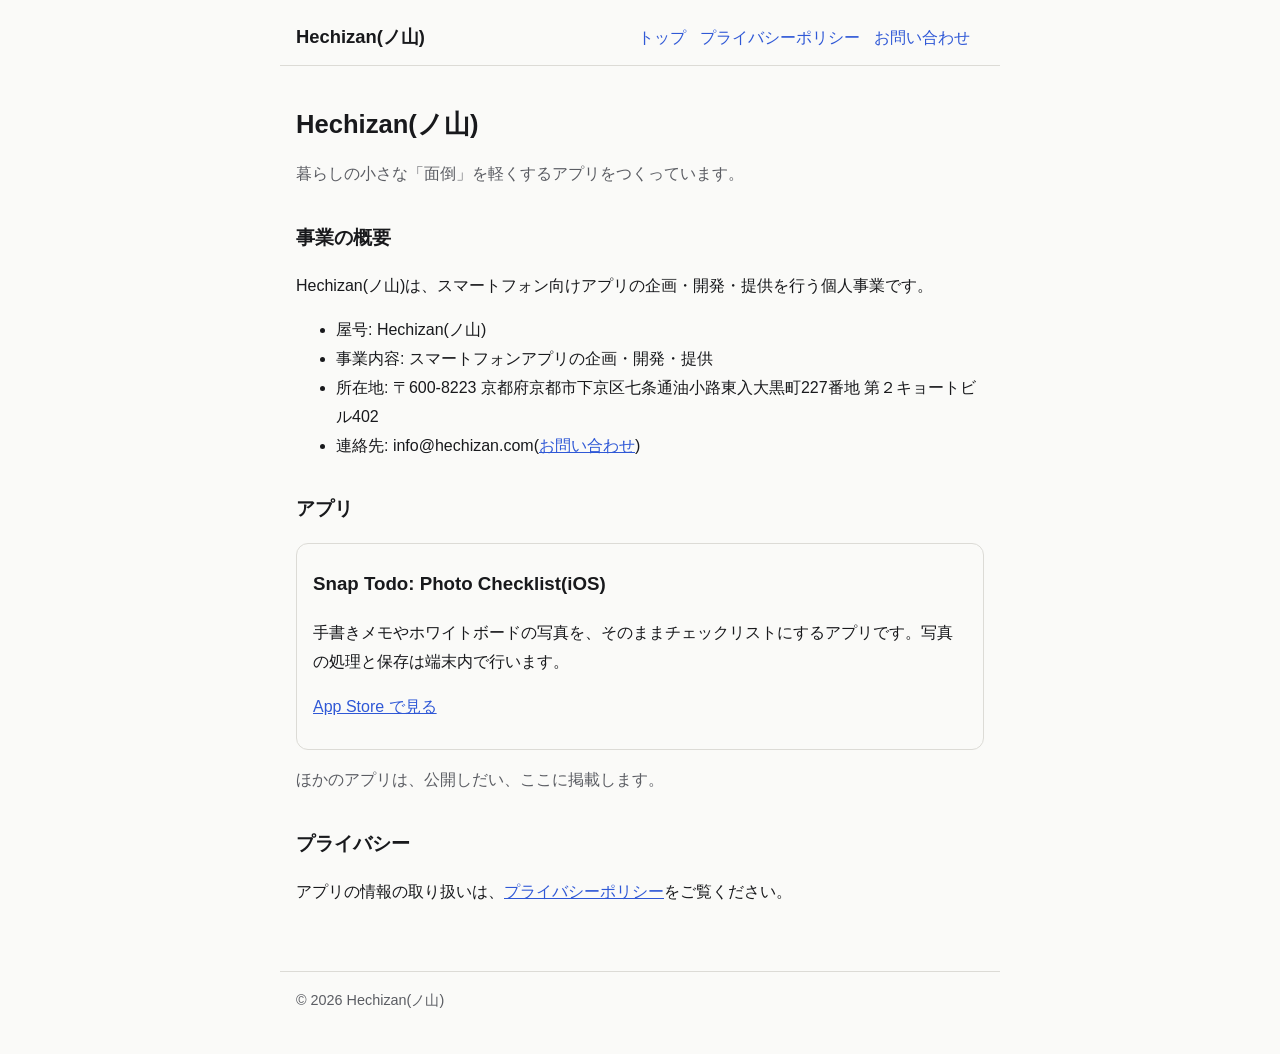
<file: index.html>
<!doctype html>
<html lang="ja">
<head>
<meta charset="utf-8">
<meta name="viewport" content="width=device-width, initial-scale=1">
<title>Hechizan(ノ山)</title>
<meta name="description" content="Hechizan(ノ山)は、スマートフォン向けアプリを企画・開発・提供する個人事業です。">
<link rel="stylesheet" href="/style.css">
</head>
<body>
<header>
  <a class="brand" href="/">Hechizan(ノ山)</a>
  <nav><a href="/">トップ</a><a href="/privacy/">プライバシーポリシー</a><a href="/contact/">お問い合わせ</a></nav>
</header>
<main>
<h1>Hechizan(ノ山)</h1>
<p class="sub">暮らしの小さな「面倒」を軽くするアプリをつくっています。</p>

<h2>事業の概要</h2>
<p>Hechizan(ノ山)は、スマートフォン向けアプリの企画・開発・提供を行う個人事業です。</p>
<ul>
  <li>屋号: Hechizan(ノ山)</li>
  <li>事業内容: スマートフォンアプリの企画・開発・提供</li>
  <li>所在地: 〒600-8223 京都府京都市下京区七条通油小路東入大黒町227番地 第２キョートビル402</li>
  <li>連絡先: info@hechizan.com(<a href="/contact/">お問い合わせ</a>)</li>
</ul>

<h2>アプリ</h2>
<div class="card">
  <h3>Snap Todo: Photo Checklist(iOS)</h3>
  <p>手書きメモやホワイトボードの写真を、そのままチェックリストにするアプリです。写真の処理と保存は端末内で行います。</p>
  <p><a href="https://apps.apple.com/app/id6827144760">App Store で見る</a></p>
</div>
<p class="sub">ほかのアプリは、公開しだい、ここに掲載します。</p>

<h2>プライバシー</h2>
<p>アプリの情報の取り扱いは、<a href="/privacy/">プライバシーポリシー</a>をご覧ください。</p>
</main>
<footer>© 2026 Hechizan(ノ山)</footer>
</body>
</html>
</file>
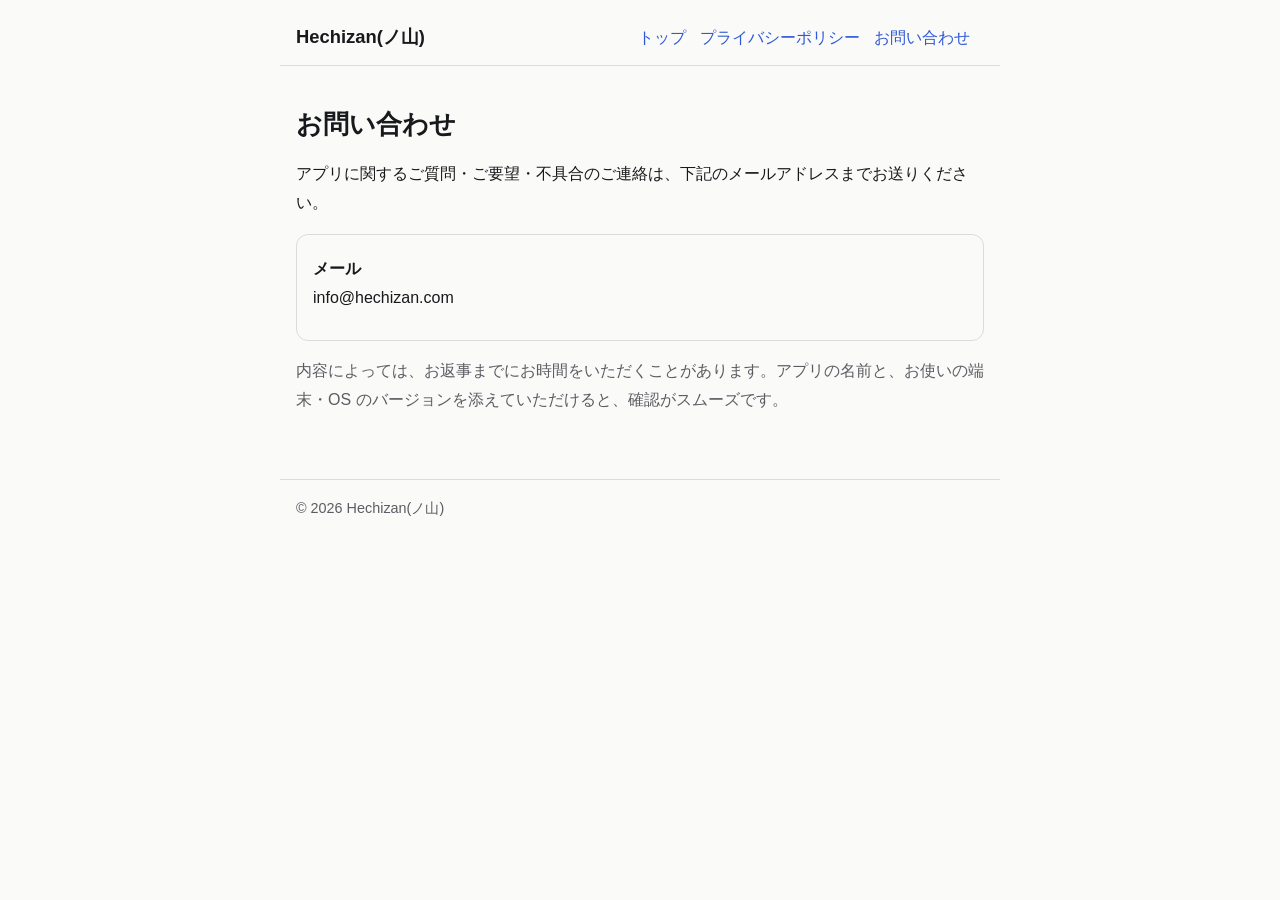
<file: contact/index.html>
<!doctype html>
<html lang="ja">
<head>
<meta charset="utf-8">
<meta name="viewport" content="width=device-width, initial-scale=1">
<title>お問い合わせ | Hechizan(ノ山)</title>
<meta name="description" content="Hechizan(ノ山)へのお問い合わせ先です。">
<link rel="stylesheet" href="/style.css">
</head>
<body>
<header>
  <a class="brand" href="/">Hechizan(ノ山)</a>
  <nav><a href="/">トップ</a><a href="/privacy/">プライバシーポリシー</a><a href="/contact/">お問い合わせ</a></nav>
</header>
<main>
<h1>お問い合わせ</h1>
<p>アプリに関するご質問・ご要望・不具合のご連絡は、下記のメールアドレスまでお送りください。</p>
<div class="card">
  <p><strong>メール</strong><br>info@hechizan.com</p>
</div>
<p class="sub">内容によっては、お返事までにお時間をいただくことがあります。アプリの名前と、お使いの端末・OS のバージョンを添えていただけると、確認がスムーズです。</p>
</main>
<footer>© 2026 Hechizan(ノ山)</footer>
</body>
</html>
</file>
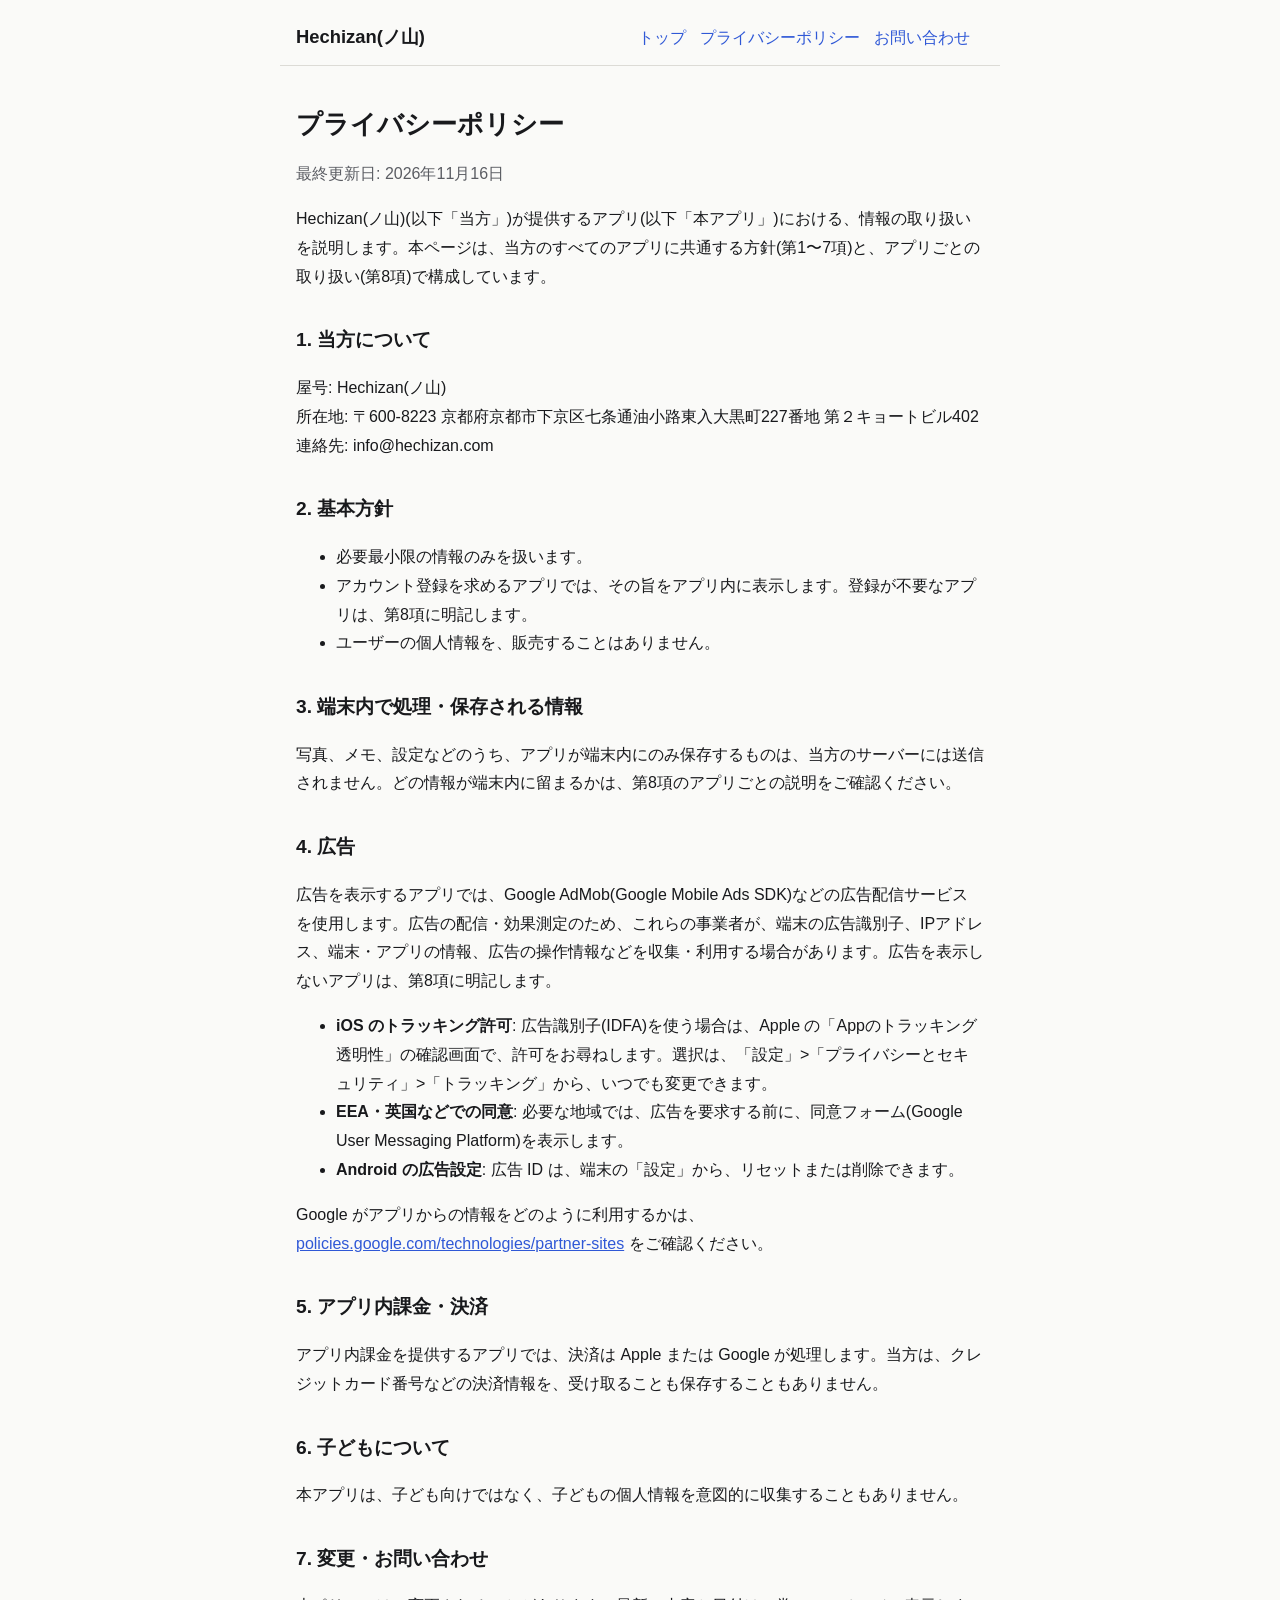
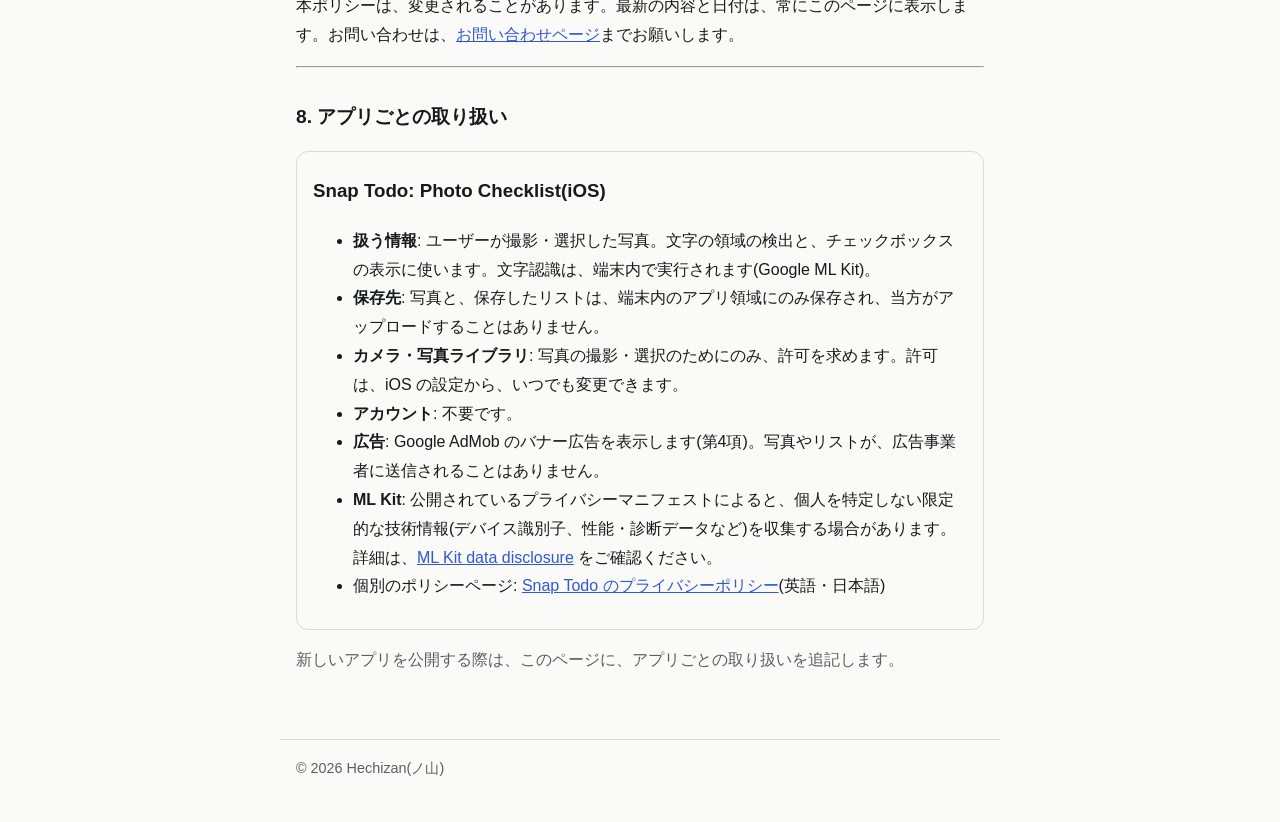
<file: privacy/index.html>
<!doctype html>
<html lang="ja">
<head>
<meta charset="utf-8">
<meta name="viewport" content="width=device-width, initial-scale=1">
<title>プライバシーポリシー | Hechizan(ノ山)</title>
<meta name="description" content="Hechizan(ノ山)が提供するアプリの、情報の取り扱いについて。">
<link rel="stylesheet" href="/style.css">
</head>
<body>
<header>
  <a class="brand" href="/">Hechizan(ノ山)</a>
  <nav><a href="/">トップ</a><a href="/privacy/">プライバシーポリシー</a><a href="/contact/">お問い合わせ</a></nav>
</header>
<main>
<h1>プライバシーポリシー</h1>
<p class="sub">最終更新日: 2026年11月16日</p>

<p>Hechizan(ノ山)(以下「当方」)が提供するアプリ(以下「本アプリ」)における、情報の取り扱いを説明します。本ページは、当方のすべてのアプリに共通する方針(第1〜7項)と、アプリごとの取り扱い(第8項)で構成しています。</p>

<h2>1. 当方について</h2>
<p>屋号: Hechizan(ノ山)<br>所在地: 〒600-8223 京都府京都市下京区七条通油小路東入大黒町227番地 第２キョートビル402<br>連絡先: info@hechizan.com</p>

<h2>2. 基本方針</h2>
<ul>
  <li>必要最小限の情報のみを扱います。</li>
  <li>アカウント登録を求めるアプリでは、その旨をアプリ内に表示します。登録が不要なアプリは、第8項に明記します。</li>
  <li>ユーザーの個人情報を、販売することはありません。</li>
</ul>

<h2>3. 端末内で処理・保存される情報</h2>
<p>写真、メモ、設定などのうち、アプリが端末内にのみ保存するものは、当方のサーバーには送信されません。どの情報が端末内に留まるかは、第8項のアプリごとの説明をご確認ください。</p>

<h2>4. 広告</h2>
<p>広告を表示するアプリでは、Google AdMob(Google Mobile Ads SDK)などの広告配信サービスを使用します。広告の配信・効果測定のため、これらの事業者が、端末の広告識別子、IPアドレス、端末・アプリの情報、広告の操作情報などを収集・利用する場合があります。広告を表示しないアプリは、第8項に明記します。</p>
<ul>
  <li><strong>iOS のトラッキング許可</strong>: 広告識別子(IDFA)を使う場合は、Apple の「Appのトラッキング透明性」の確認画面で、許可をお尋ねします。選択は、「設定」&gt;「プライバシーとセキュリティ」&gt;「トラッキング」から、いつでも変更できます。</li>
  <li><strong>EEA・英国などでの同意</strong>: 必要な地域では、広告を要求する前に、同意フォーム(Google User Messaging Platform)を表示します。</li>
  <li><strong>Android の広告設定</strong>: 広告 ID は、端末の「設定」から、リセットまたは削除できます。</li>
</ul>
<p>Google がアプリからの情報をどのように利用するかは、<a href="https://policies.google.com/technologies/partner-sites">policies.google.com/technologies/partner-sites</a> をご確認ください。</p>

<h2>5. アプリ内課金・決済</h2>
<p>アプリ内課金を提供するアプリでは、決済は Apple または Google が処理します。当方は、クレジットカード番号などの決済情報を、受け取ることも保存することもありません。</p>

<h2>6. 子どもについて</h2>
<p>本アプリは、子ども向けではなく、子どもの個人情報を意図的に収集することもありません。</p>

<h2>7. 変更・お問い合わせ</h2>
<p>本ポリシーは、変更されることがあります。最新の内容と日付は、常にこのページに表示します。お問い合わせは、<a href="/contact/">お問い合わせページ</a>までお願いします。</p>

<hr>

<h2>8. アプリごとの取り扱い</h2>

<div class="card">
<h3>Snap Todo: Photo Checklist(iOS)</h3>
<ul>
  <li><strong>扱う情報</strong>: ユーザーが撮影・選択した写真。文字の領域の検出と、チェックボックスの表示に使います。文字認識は、端末内で実行されます(Google ML Kit)。</li>
  <li><strong>保存先</strong>: 写真と、保存したリストは、端末内のアプリ領域にのみ保存され、当方がアップロードすることはありません。</li>
  <li><strong>カメラ・写真ライブラリ</strong>: 写真の撮影・選択のためにのみ、許可を求めます。許可は、iOS の設定から、いつでも変更できます。</li>
  <li><strong>アカウント</strong>: 不要です。</li>
  <li><strong>広告</strong>: Google AdMob のバナー広告を表示します(第4項)。写真やリストが、広告事業者に送信されることはありません。</li>
  <li><strong>ML Kit</strong>: 公開されているプライバシーマニフェストによると、個人を特定しない限定的な技術情報(デバイス識別子、性能・診断データなど)を収集する場合があります。詳細は、<a href="https://developers.google.com/ml-kit/android-ios-aggregate-api-disclosure">ML Kit data disclosure</a> をご確認ください。</li>
  <li>個別のポリシーページ: <a href="https://hechizan13.github.io/phototodo-privacy/">Snap Todo のプライバシーポリシー</a>(英語・日本語)</li>
</ul>
</div>

<p class="sub">新しいアプリを公開する際は、このページに、アプリごとの取り扱いを追記します。</p>
</main>
<footer>© 2026 Hechizan(ノ山)</footer>
</body>
</html>
</file>
<file: style.css>
/* 共通スタイル: ビルド不要・外部読み込みなし(外部トラッキングなし)。スマホ優先の1カラム。 */
:root { --bg:#fafaf8; --fg:#18191c; --sub:#5b5d63; --line:#dcdbd6; --accent:#2f58d6; }
@media (prefers-color-scheme: dark) { :root { --bg:#111214; --fg:#f2f2f0; --sub:#a4a6ab; --line:#34363b; --accent:#93b1ff; } }
* { box-sizing: border-box; }
body { margin:0; font-family:-apple-system,"Hiragino Sans","Noto Sans JP",sans-serif; line-height:1.8; color:var(--fg); background:var(--bg); }
header, main, footer { max-width:720px; margin:0 auto; padding:0 16px; }
header { padding-top:20px; padding-bottom:12px; border-bottom:1px solid var(--line); display:flex; flex-wrap:wrap; gap:8px 20px; align-items:baseline; }
header .brand { font-weight:700; font-size:1.15rem; color:var(--fg); text-decoration:none; margin-right:auto; }
nav a { margin-right:14px; color:var(--accent); text-decoration:none; }
main { padding-top:24px; padding-bottom:48px; }
h1 { font-size:1.6rem; line-height:1.4; } h2 { font-size:1.2rem; margin-top:2rem; }
a { color:var(--accent); } .sub { color:var(--sub); }
.card { border:1px solid var(--line); border-radius:12px; padding:4px 16px 12px; margin:16px 0; }
footer { padding-top:16px; padding-bottom:40px; border-top:1px solid var(--line); color:var(--sub); font-size:.9rem; }
</file>
